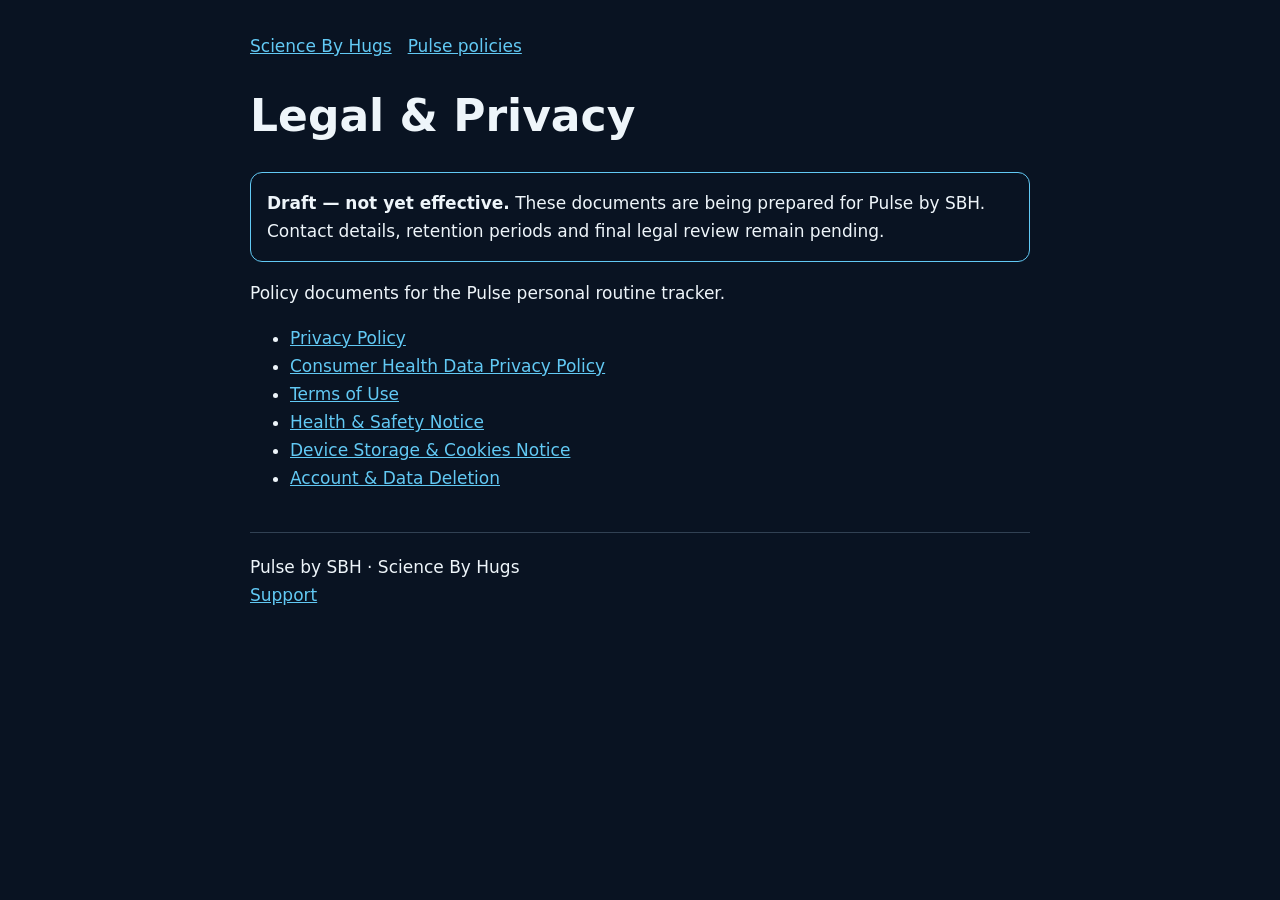
<file: pulse/index.html>
<!doctype html><html lang="en"><head><meta charset="utf-8"><meta name="viewport" content="width=device-width, initial-scale=1"><meta name="robots" content="noindex"><title>Legal &amp; Privacy | Pulse by SBH</title><link rel="stylesheet" href="/pulse/policies.css"></head><body><main><nav aria-label="Site"><a href="/">Science By Hugs</a><a href="/pulse/">Pulse policies</a></nav><h1>Legal &amp; Privacy</h1><p class="draft"><strong>Draft — not yet effective.</strong> These documents are being prepared for Pulse by SBH. Contact details, retention periods and final legal review remain pending.</p><p>Policy documents for the Pulse personal routine tracker.</p><ul><li><a href="/pulse/privacy/">Privacy Policy</a></li><li><a href="/pulse/health-privacy/">Consumer Health Data Privacy Policy</a></li><li><a href="/pulse/terms/">Terms of Use</a></li><li><a href="/pulse/safety/">Health &amp; Safety Notice</a></li><li><a href="/pulse/storage/">Device Storage &amp; Cookies Notice</a></li><li><a href="/pulse/delete-account/">Account &amp; Data Deletion</a></li></ul><footer>Pulse by SBH · Science By Hugs<br><a href="mailto:support@sciencebyhugs.com">Support</a></footer></main></body></html>
</file>
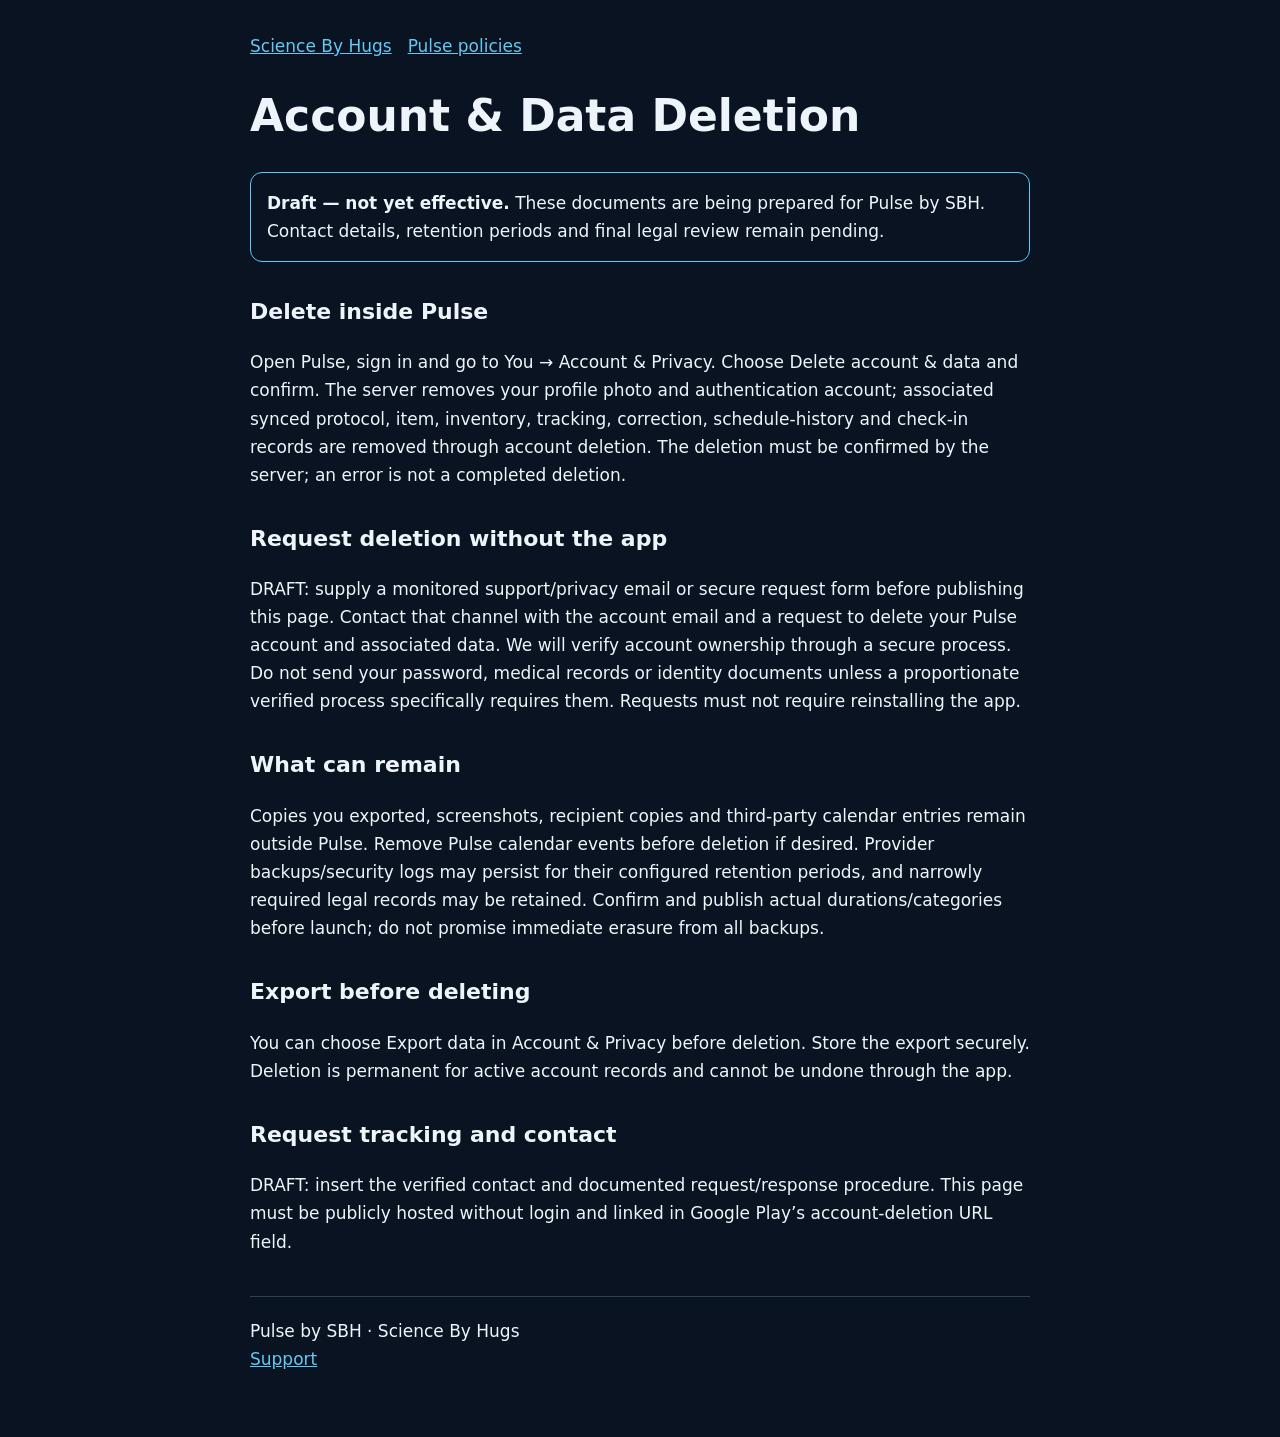
<file: pulse/delete-account/index.html>
<!doctype html><html lang="en"><head><meta charset="utf-8"><meta name="viewport" content="width=device-width, initial-scale=1"><meta name="robots" content="noindex"><title>Account &amp; Data Deletion | Pulse by SBH</title><link rel="stylesheet" href="/pulse/policies.css"></head><body><main><nav aria-label="Site"><a href="/">Science By Hugs</a><a href="/pulse/">Pulse policies</a></nav><h1>Account &amp; Data Deletion</h1><p class="draft"><strong>Draft — not yet effective.</strong> These documents are being prepared for Pulse by SBH. Contact details, retention periods and final legal review remain pending.</p><section><h2>Delete inside Pulse</h2><p>Open Pulse, sign in and go to You → Account &amp; Privacy. Choose Delete account &amp; data and confirm. The server removes your profile photo and authentication account; associated synced protocol, item, inventory, tracking, correction, schedule-history and check-in records are removed through account deletion. The deletion must be confirmed by the server; an error is not a completed deletion.</p></section><section><h2>Request deletion without the app</h2><p>DRAFT: supply a monitored support/privacy email or secure request form before publishing this page. Contact that channel with the account email and a request to delete your Pulse account and associated data. We will verify account ownership through a secure process. Do not send your password, medical records or identity documents unless a proportionate verified process specifically requires them. Requests must not require reinstalling the app.</p></section><section><h2>What can remain</h2><p>Copies you exported, screenshots, recipient copies and third-party calendar entries remain outside Pulse. Remove Pulse calendar events before deletion if desired. Provider backups/security logs may persist for their configured retention periods, and narrowly required legal records may be retained. Confirm and publish actual durations/categories before launch; do not promise immediate erasure from all backups.</p></section><section><h2>Export before deleting</h2><p>You can choose Export data in Account &amp; Privacy before deletion. Store the export securely. Deletion is permanent for active account records and cannot be undone through the app.</p></section><section><h2>Request tracking and contact</h2><p>DRAFT: insert the verified contact and documented request/response procedure. This page must be publicly hosted without login and linked in Google Play’s account-deletion URL field.</p></section><footer>Pulse by SBH · Science By Hugs<br><a href="mailto:support@sciencebyhugs.com">Support</a></footer></main></body></html>
</file>
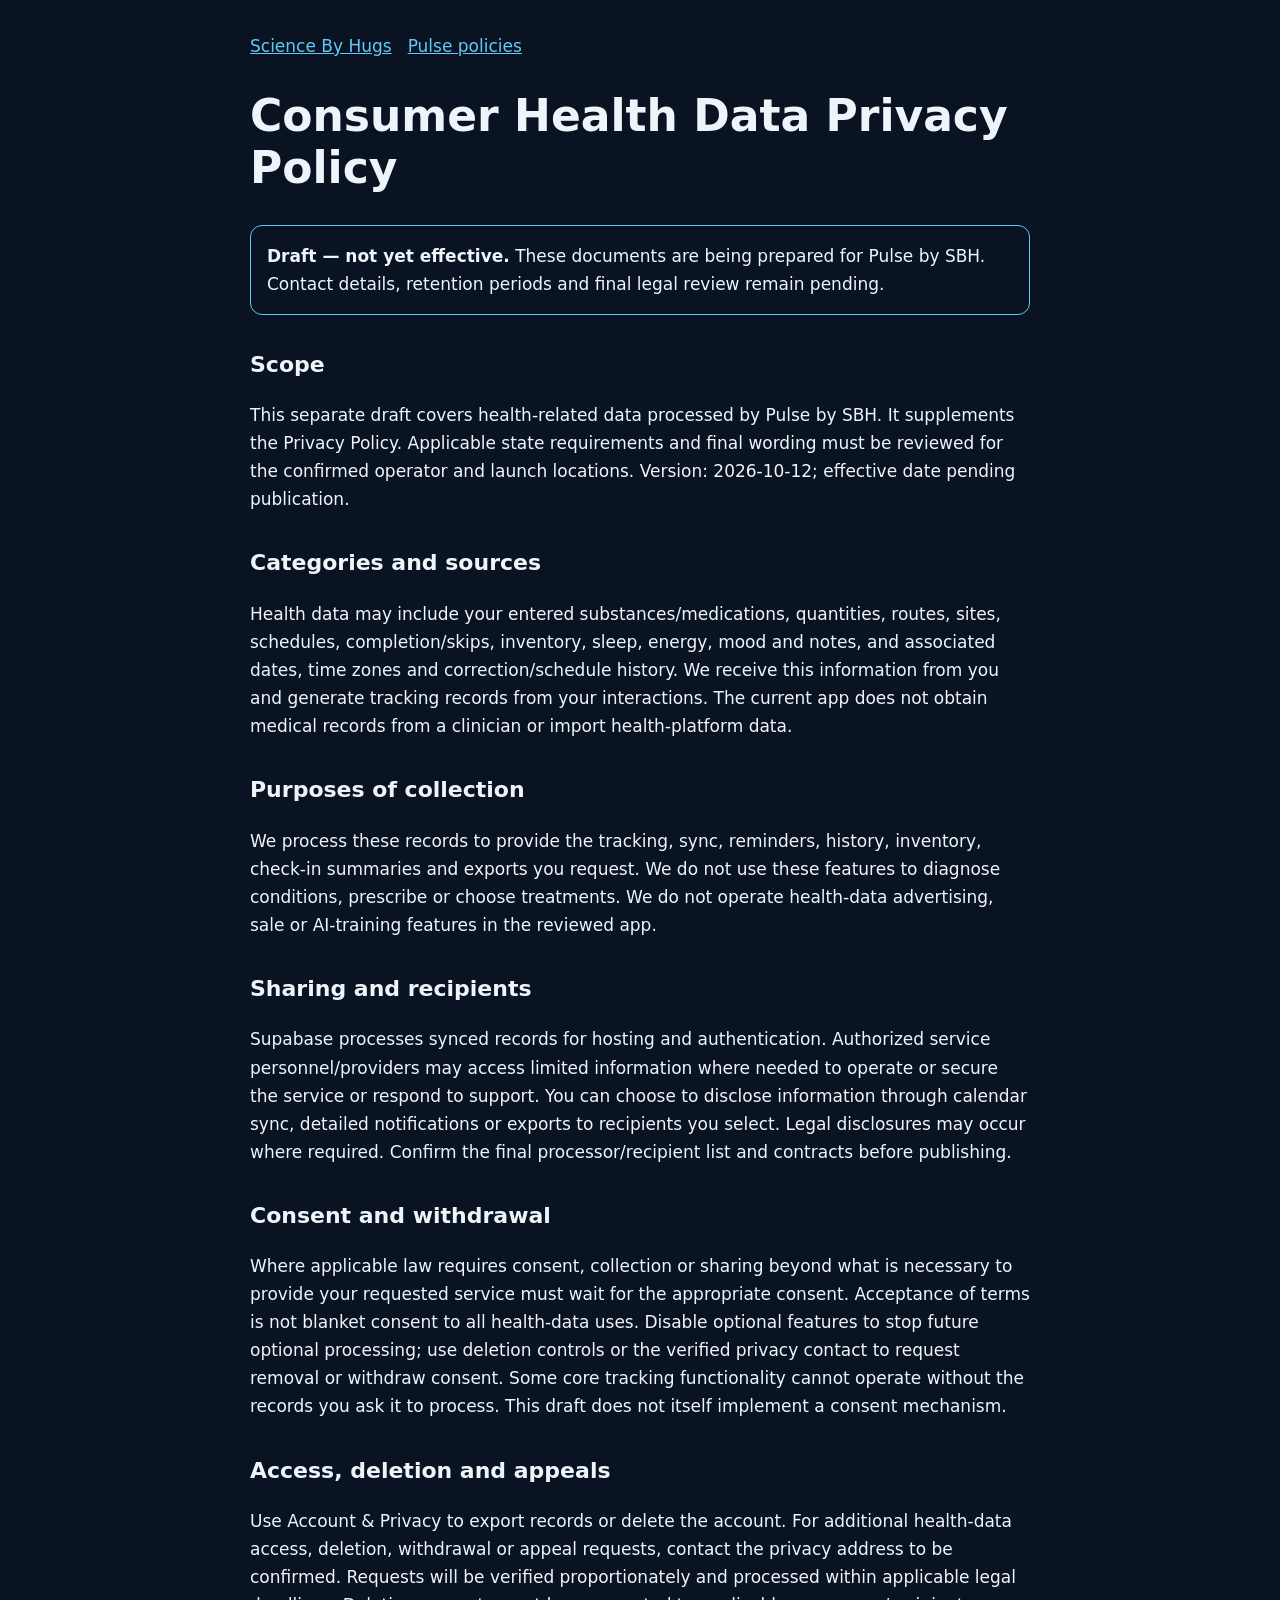
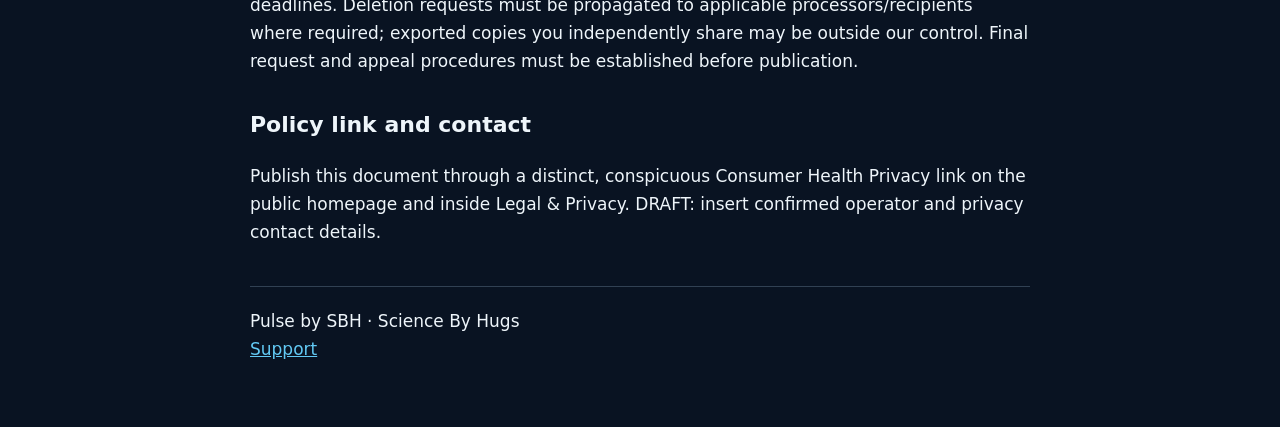
<file: pulse/health-privacy/index.html>
<!doctype html><html lang="en"><head><meta charset="utf-8"><meta name="viewport" content="width=device-width, initial-scale=1"><meta name="robots" content="noindex"><title>Consumer Health Data Privacy Policy | Pulse by SBH</title><link rel="stylesheet" href="/pulse/policies.css"></head><body><main><nav aria-label="Site"><a href="/">Science By Hugs</a><a href="/pulse/">Pulse policies</a></nav><h1>Consumer Health Data Privacy Policy</h1><p class="draft"><strong>Draft — not yet effective.</strong> These documents are being prepared for Pulse by SBH. Contact details, retention periods and final legal review remain pending.</p><section><h2>Scope</h2><p>This separate draft covers health-related data processed by Pulse by SBH. It supplements the Privacy Policy. Applicable state requirements and final wording must be reviewed for the confirmed operator and launch locations. Version: 2026-10-12; effective date pending publication.</p></section><section><h2>Categories and sources</h2><p>Health data may include your entered substances/medications, quantities, routes, sites, schedules, completion/skips, inventory, sleep, energy, mood and notes, and associated dates, time zones and correction/schedule history. We receive this information from you and generate tracking records from your interactions. The current app does not obtain medical records from a clinician or import health-platform data.</p></section><section><h2>Purposes of collection</h2><p>We process these records to provide the tracking, sync, reminders, history, inventory, check-in summaries and exports you request. We do not use these features to diagnose conditions, prescribe or choose treatments. We do not operate health-data advertising, sale or AI-training features in the reviewed app.</p></section><section><h2>Sharing and recipients</h2><p>Supabase processes synced records for hosting and authentication. Authorized service personnel/providers may access limited information where needed to operate or secure the service or respond to support. You can choose to disclose information through calendar sync, detailed notifications or exports to recipients you select. Legal disclosures may occur where required. Confirm the final processor/recipient list and contracts before publishing.</p></section><section><h2>Consent and withdrawal</h2><p>Where applicable law requires consent, collection or sharing beyond what is necessary to provide your requested service must wait for the appropriate consent. Acceptance of terms is not blanket consent to all health-data uses. Disable optional features to stop future optional processing; use deletion controls or the verified privacy contact to request removal or withdraw consent. Some core tracking functionality cannot operate without the records you ask it to process. This draft does not itself implement a consent mechanism.</p></section><section><h2>Access, deletion and appeals</h2><p>Use Account &amp; Privacy to export records or delete the account. For additional health-data access, deletion, withdrawal or appeal requests, contact the privacy address to be confirmed. Requests will be verified proportionately and processed within applicable legal deadlines. Deletion requests must be propagated to applicable processors/recipients where required; exported copies you independently share may be outside our control. Final request and appeal procedures must be established before publication.</p></section><section><h2>Policy link and contact</h2><p>Publish this document through a distinct, conspicuous Consumer Health Privacy link on the public homepage and inside Legal &amp; Privacy. DRAFT: insert confirmed operator and privacy contact details.</p></section><footer>Pulse by SBH · Science By Hugs<br><a href="mailto:support@sciencebyhugs.com">Support</a></footer></main></body></html>
</file>
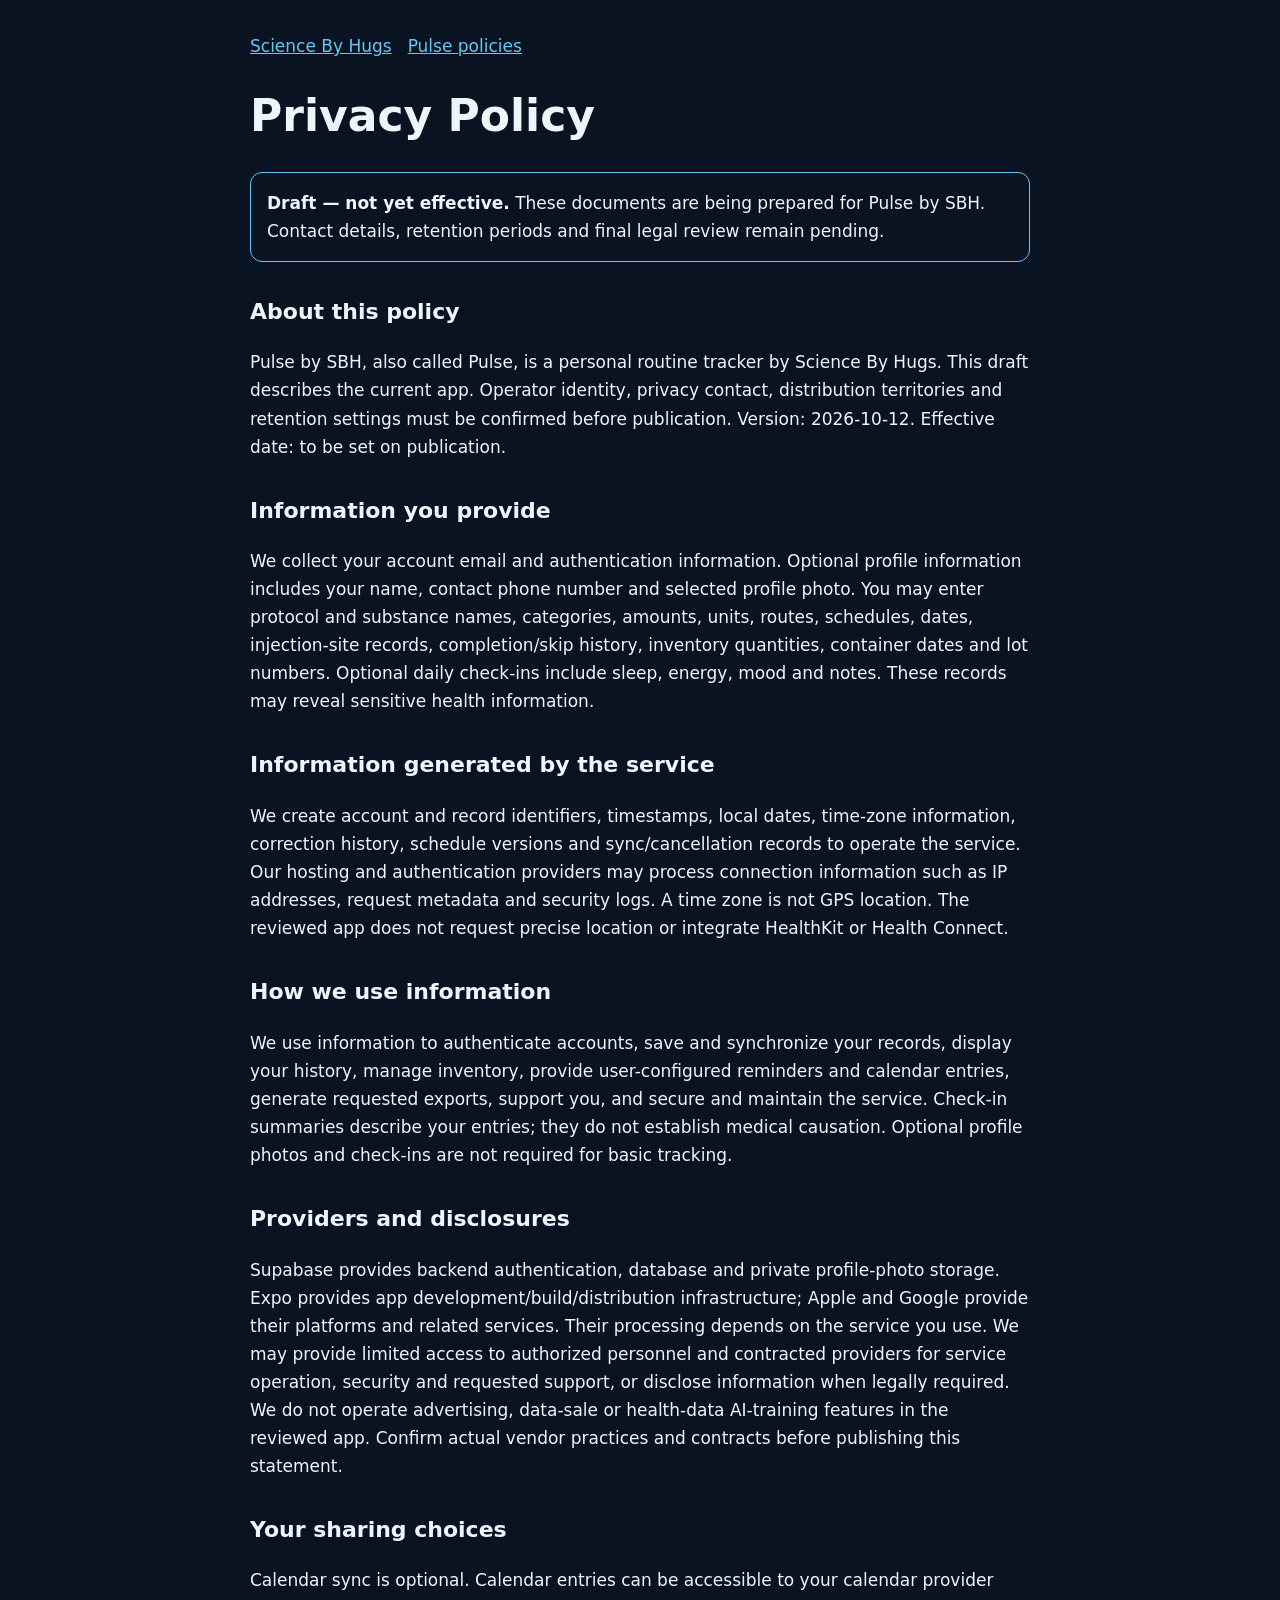
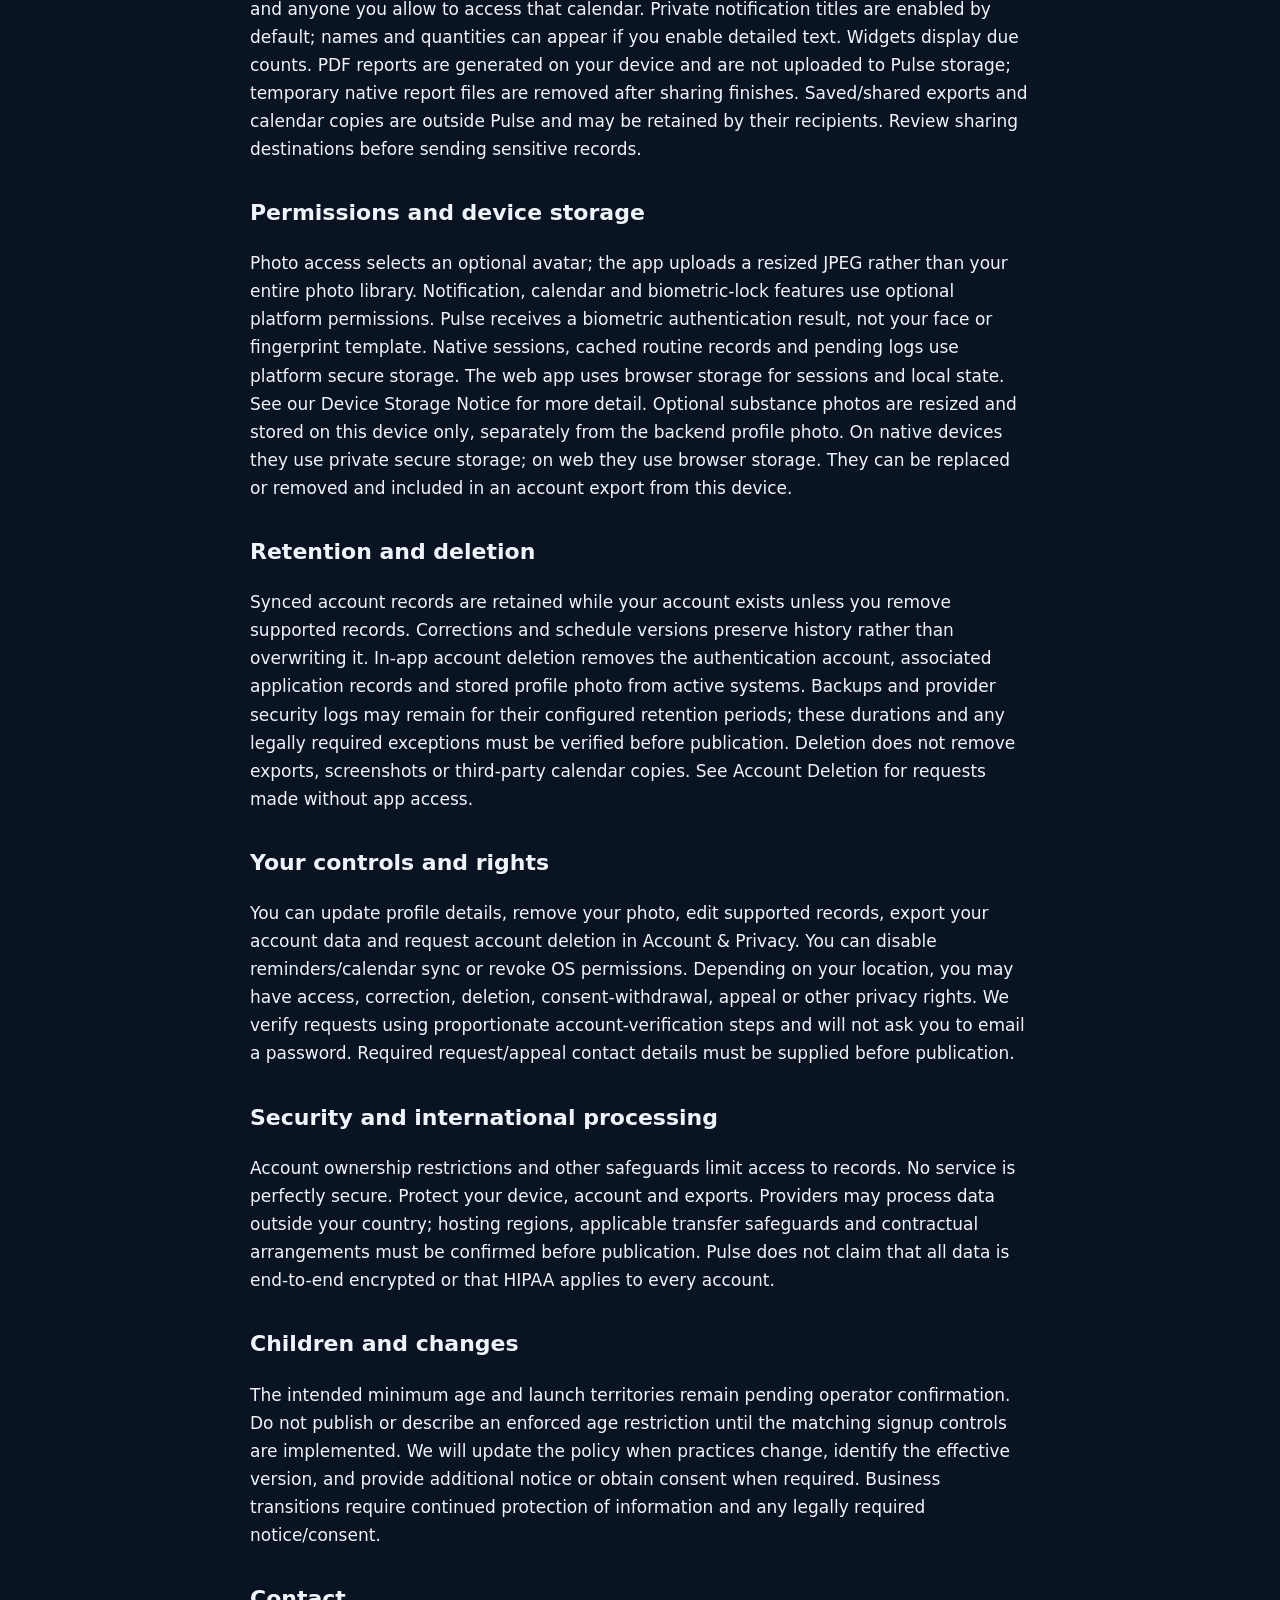
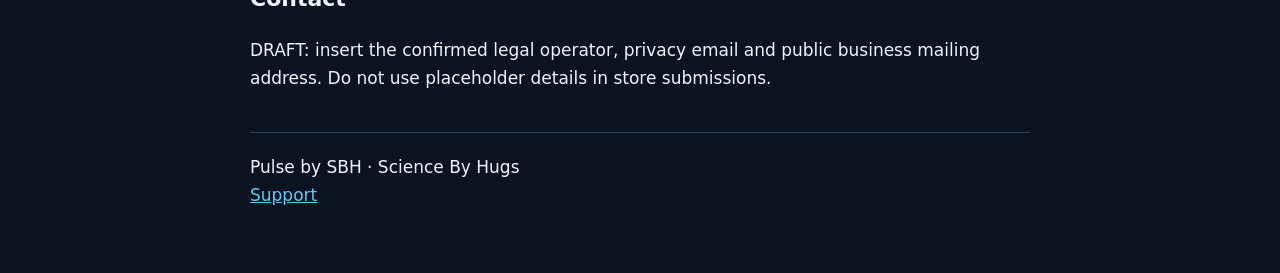
<file: pulse/privacy/index.html>
<!doctype html><html lang="en"><head><meta charset="utf-8"><meta name="viewport" content="width=device-width, initial-scale=1"><meta name="robots" content="noindex"><title>Privacy Policy | Pulse by SBH</title><link rel="stylesheet" href="/pulse/policies.css"></head><body><main><nav aria-label="Site"><a href="/">Science By Hugs</a><a href="/pulse/">Pulse policies</a></nav><h1>Privacy Policy</h1><p class="draft"><strong>Draft — not yet effective.</strong> These documents are being prepared for Pulse by SBH. Contact details, retention periods and final legal review remain pending.</p><section><h2>About this policy</h2><p>Pulse by SBH, also called Pulse, is a personal routine tracker by Science By Hugs. This draft describes the current app. Operator identity, privacy contact, distribution territories and retention settings must be confirmed before publication. Version: 2026-10-12. Effective date: to be set on publication.</p></section><section><h2>Information you provide</h2><p>We collect your account email and authentication information. Optional profile information includes your name, contact phone number and selected profile photo. You may enter protocol and substance names, categories, amounts, units, routes, schedules, dates, injection-site records, completion/skip history, inventory quantities, container dates and lot numbers. Optional daily check-ins include sleep, energy, mood and notes. These records may reveal sensitive health information.</p></section><section><h2>Information generated by the service</h2><p>We create account and record identifiers, timestamps, local dates, time-zone information, correction history, schedule versions and sync/cancellation records to operate the service. Our hosting and authentication providers may process connection information such as IP addresses, request metadata and security logs. A time zone is not GPS location. The reviewed app does not request precise location or integrate HealthKit or Health Connect.</p></section><section><h2>How we use information</h2><p>We use information to authenticate accounts, save and synchronize your records, display your history, manage inventory, provide user-configured reminders and calendar entries, generate requested exports, support you, and secure and maintain the service. Check-in summaries describe your entries; they do not establish medical causation. Optional profile photos and check-ins are not required for basic tracking.</p></section><section><h2>Providers and disclosures</h2><p>Supabase provides backend authentication, database and private profile-photo storage. Expo provides app development/build/distribution infrastructure; Apple and Google provide their platforms and related services. Their processing depends on the service you use. We may provide limited access to authorized personnel and contracted providers for service operation, security and requested support, or disclose information when legally required. We do not operate advertising, data-sale or health-data AI-training features in the reviewed app. Confirm actual vendor practices and contracts before publishing this statement.</p></section><section><h2>Your sharing choices</h2><p>Calendar sync is optional. Calendar entries can be accessible to your calendar provider and anyone you allow to access that calendar. Private notification titles are enabled by default; names and quantities can appear if you enable detailed text. Widgets display due counts. PDF reports are generated on your device and are not uploaded to Pulse storage; temporary native report files are removed after sharing finishes. Saved/shared exports and calendar copies are outside Pulse and may be retained by their recipients. Review sharing destinations before sending sensitive records.</p></section><section><h2>Permissions and device storage</h2><p>Photo access selects an optional avatar; the app uploads a resized JPEG rather than your entire photo library. Notification, calendar and biometric-lock features use optional platform permissions. Pulse receives a biometric authentication result, not your face or fingerprint template. Native sessions, cached routine records and pending logs use platform secure storage. The web app uses browser storage for sessions and local state. See our Device Storage Notice for more detail. Optional substance photos are resized and stored on this device only, separately from the backend profile photo. On native devices they use private secure storage; on web they use browser storage. They can be replaced or removed and included in an account export from this device.</p></section><section><h2>Retention and deletion</h2><p>Synced account records are retained while your account exists unless you remove supported records. Corrections and schedule versions preserve history rather than overwriting it. In-app account deletion removes the authentication account, associated application records and stored profile photo from active systems. Backups and provider security logs may remain for their configured retention periods; these durations and any legally required exceptions must be verified before publication. Deletion does not remove exports, screenshots or third-party calendar copies. See Account Deletion for requests made without app access.</p></section><section><h2>Your controls and rights</h2><p>You can update profile details, remove your photo, edit supported records, export your account data and request account deletion in Account &amp; Privacy. You can disable reminders/calendar sync or revoke OS permissions. Depending on your location, you may have access, correction, deletion, consent-withdrawal, appeal or other privacy rights. We verify requests using proportionate account-verification steps and will not ask you to email a password. Required request/appeal contact details must be supplied before publication.</p></section><section><h2>Security and international processing</h2><p>Account ownership restrictions and other safeguards limit access to records. No service is perfectly secure. Protect your device, account and exports. Providers may process data outside your country; hosting regions, applicable transfer safeguards and contractual arrangements must be confirmed before publication. Pulse does not claim that all data is end-to-end encrypted or that HIPAA applies to every account.</p></section><section><h2>Children and changes</h2><p>The intended minimum age and launch territories remain pending operator confirmation. Do not publish or describe an enforced age restriction until the matching signup controls are implemented. We will update the policy when practices change, identify the effective version, and provide additional notice or obtain consent when required. Business transitions require continued protection of information and any legally required notice/consent.</p></section><section><h2>Contact</h2><p>DRAFT: insert the confirmed legal operator, privacy email and public business mailing address. Do not use placeholder details in store submissions.</p></section><footer>Pulse by SBH · Science By Hugs<br><a href="mailto:support@sciencebyhugs.com">Support</a></footer></main></body></html>
</file>
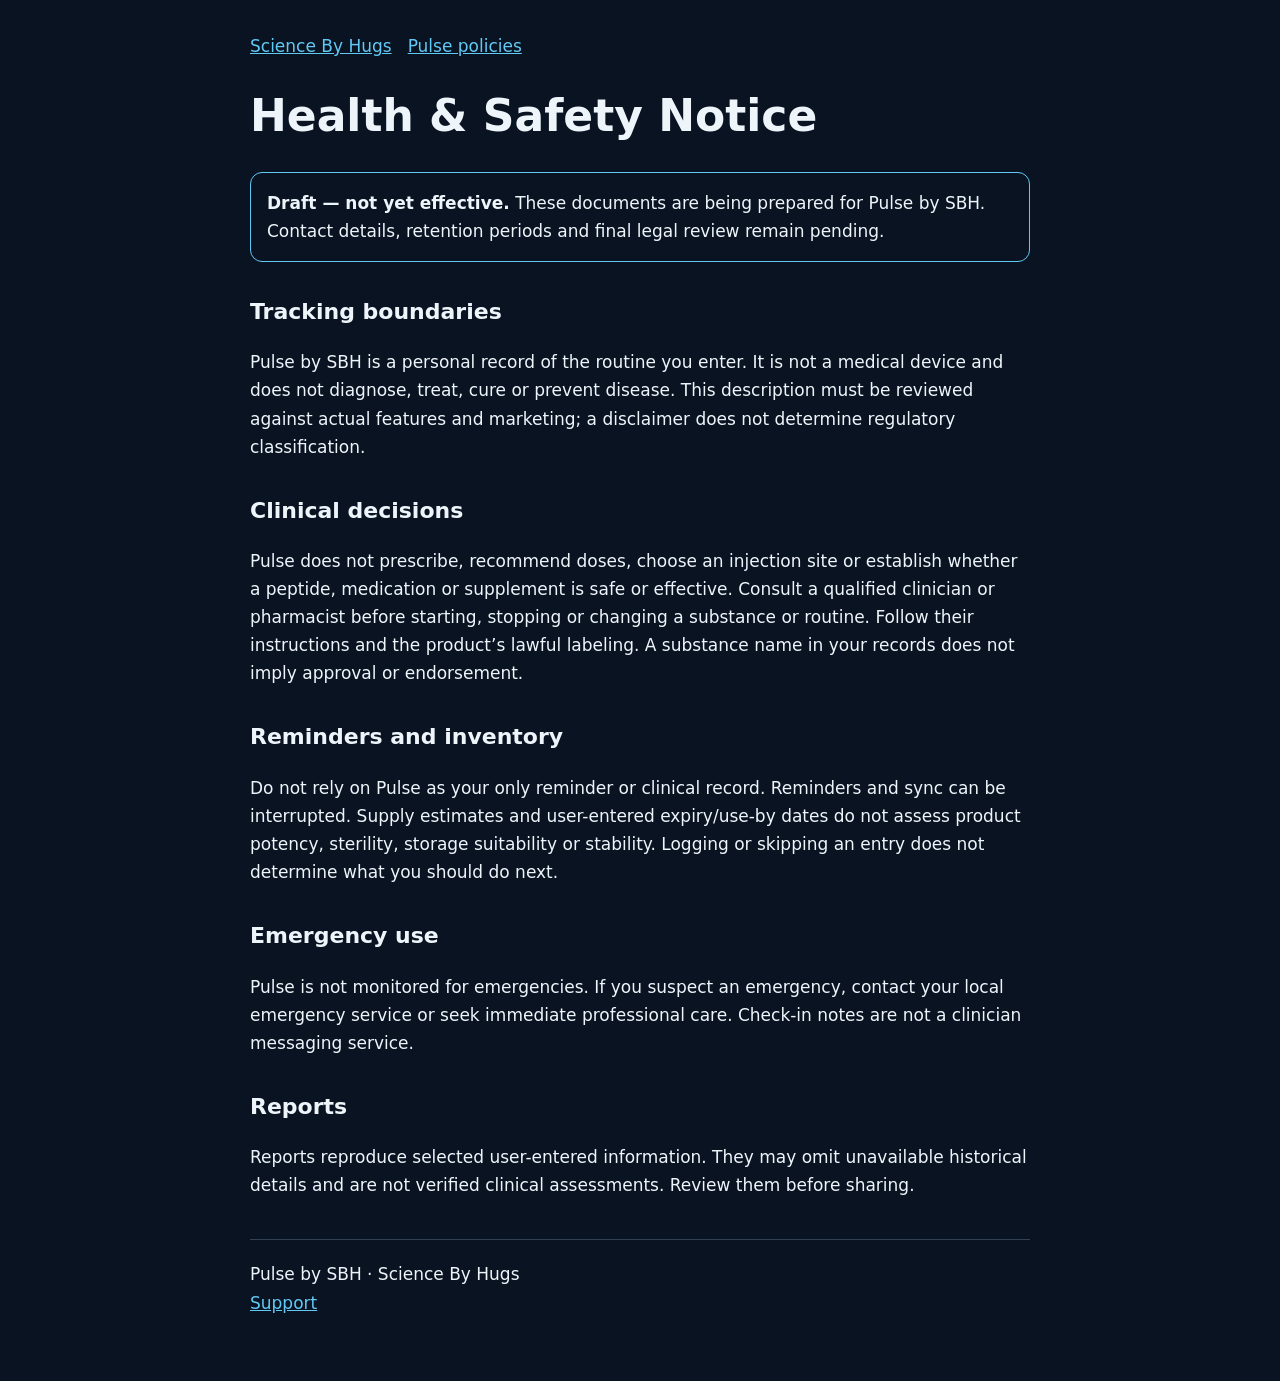
<file: pulse/safety/index.html>
<!doctype html><html lang="en"><head><meta charset="utf-8"><meta name="viewport" content="width=device-width, initial-scale=1"><meta name="robots" content="noindex"><title>Health &amp; Safety Notice | Pulse by SBH</title><link rel="stylesheet" href="/pulse/policies.css"></head><body><main><nav aria-label="Site"><a href="/">Science By Hugs</a><a href="/pulse/">Pulse policies</a></nav><h1>Health &amp; Safety Notice</h1><p class="draft"><strong>Draft — not yet effective.</strong> These documents are being prepared for Pulse by SBH. Contact details, retention periods and final legal review remain pending.</p><section><h2>Tracking boundaries</h2><p>Pulse by SBH is a personal record of the routine you enter. It is not a medical device and does not diagnose, treat, cure or prevent disease. This description must be reviewed against actual features and marketing; a disclaimer does not determine regulatory classification.</p></section><section><h2>Clinical decisions</h2><p>Pulse does not prescribe, recommend doses, choose an injection site or establish whether a peptide, medication or supplement is safe or effective. Consult a qualified clinician or pharmacist before starting, stopping or changing a substance or routine. Follow their instructions and the product’s lawful labeling. A substance name in your records does not imply approval or endorsement.</p></section><section><h2>Reminders and inventory</h2><p>Do not rely on Pulse as your only reminder or clinical record. Reminders and sync can be interrupted. Supply estimates and user-entered expiry/use-by dates do not assess product potency, sterility, storage suitability or stability. Logging or skipping an entry does not determine what you should do next.</p></section><section><h2>Emergency use</h2><p>Pulse is not monitored for emergencies. If you suspect an emergency, contact your local emergency service or seek immediate professional care. Check-in notes are not a clinician messaging service.</p></section><section><h2>Reports</h2><p>Reports reproduce selected user-entered information. They may omit unavailable historical details and are not verified clinical assessments. Review them before sharing.</p></section><footer>Pulse by SBH · Science By Hugs<br><a href="mailto:support@sciencebyhugs.com">Support</a></footer></main></body></html>
</file>
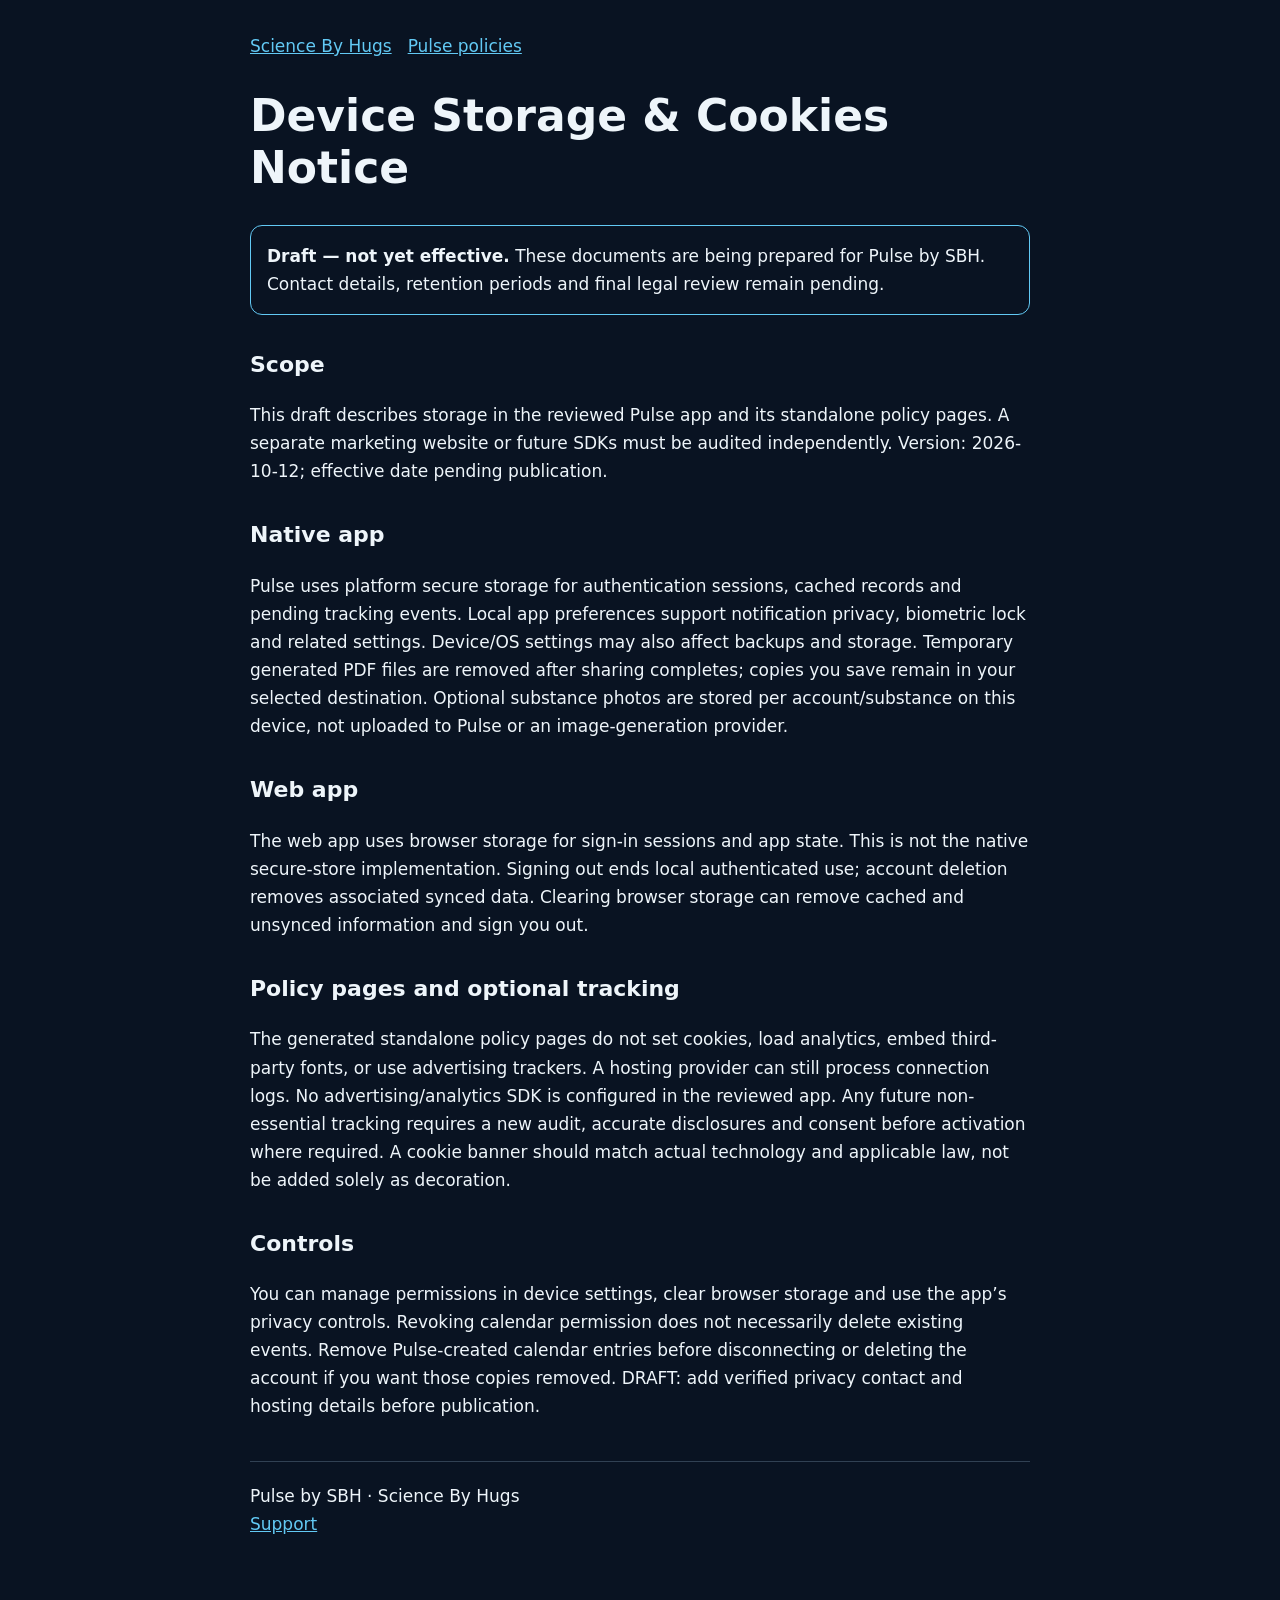
<file: pulse/storage/index.html>
<!doctype html><html lang="en"><head><meta charset="utf-8"><meta name="viewport" content="width=device-width, initial-scale=1"><meta name="robots" content="noindex"><title>Device Storage &amp; Cookies Notice | Pulse by SBH</title><link rel="stylesheet" href="/pulse/policies.css"></head><body><main><nav aria-label="Site"><a href="/">Science By Hugs</a><a href="/pulse/">Pulse policies</a></nav><h1>Device Storage &amp; Cookies Notice</h1><p class="draft"><strong>Draft — not yet effective.</strong> These documents are being prepared for Pulse by SBH. Contact details, retention periods and final legal review remain pending.</p><section><h2>Scope</h2><p>This draft describes storage in the reviewed Pulse app and its standalone policy pages. A separate marketing website or future SDKs must be audited independently. Version: 2026-10-12; effective date pending publication.</p></section><section><h2>Native app</h2><p>Pulse uses platform secure storage for authentication sessions, cached records and pending tracking events. Local app preferences support notification privacy, biometric lock and related settings. Device/OS settings may also affect backups and storage. Temporary generated PDF files are removed after sharing completes; copies you save remain in your selected destination. Optional substance photos are stored per account/substance on this device, not uploaded to Pulse or an image-generation provider.</p></section><section><h2>Web app</h2><p>The web app uses browser storage for sign-in sessions and app state. This is not the native secure-store implementation. Signing out ends local authenticated use; account deletion removes associated synced data. Clearing browser storage can remove cached and unsynced information and sign you out.</p></section><section><h2>Policy pages and optional tracking</h2><p>The generated standalone policy pages do not set cookies, load analytics, embed third-party fonts, or use advertising trackers. A hosting provider can still process connection logs. No advertising/analytics SDK is configured in the reviewed app. Any future non-essential tracking requires a new audit, accurate disclosures and consent before activation where required. A cookie banner should match actual technology and applicable law, not be added solely as decoration.</p></section><section><h2>Controls</h2><p>You can manage permissions in device settings, clear browser storage and use the app’s privacy controls. Revoking calendar permission does not necessarily delete existing events. Remove Pulse-created calendar entries before disconnecting or deleting the account if you want those copies removed. DRAFT: add verified privacy contact and hosting details before publication.</p></section><footer>Pulse by SBH · Science By Hugs<br><a href="mailto:support@sciencebyhugs.com">Support</a></footer></main></body></html>
</file>
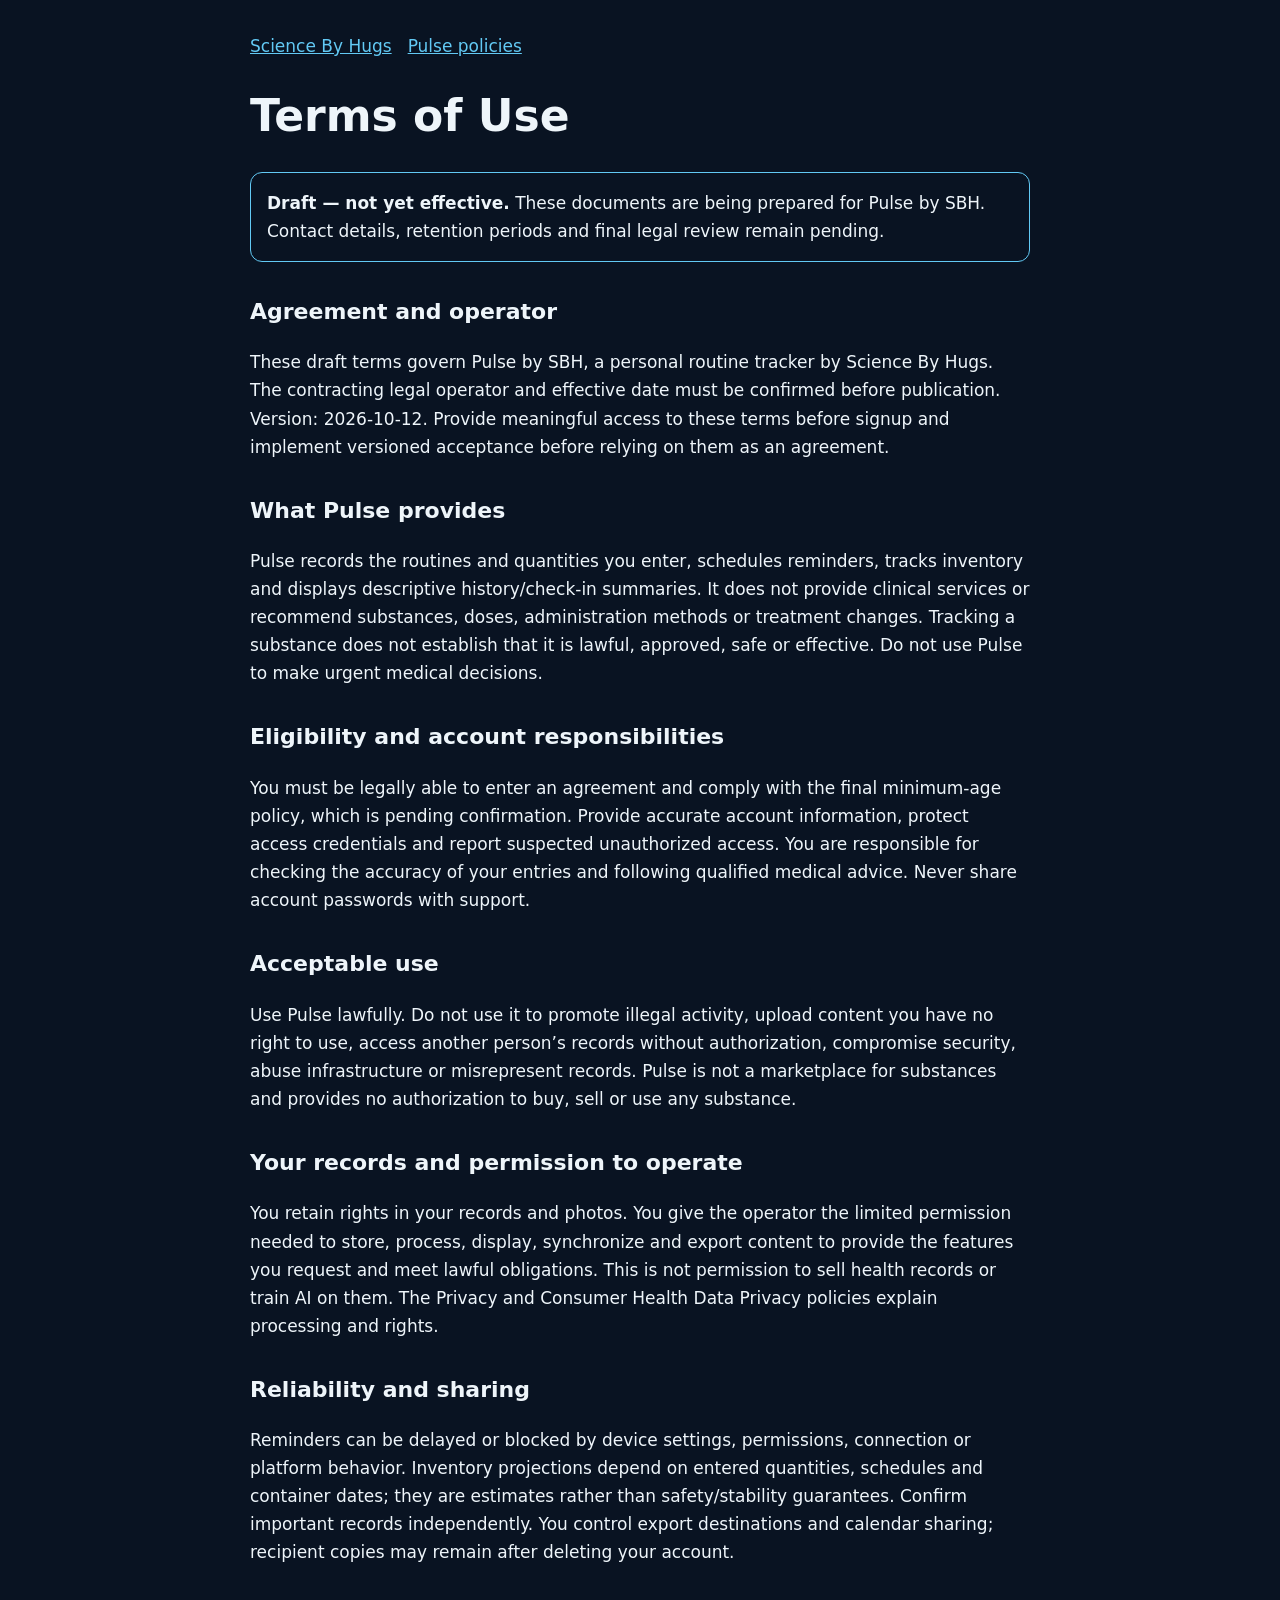
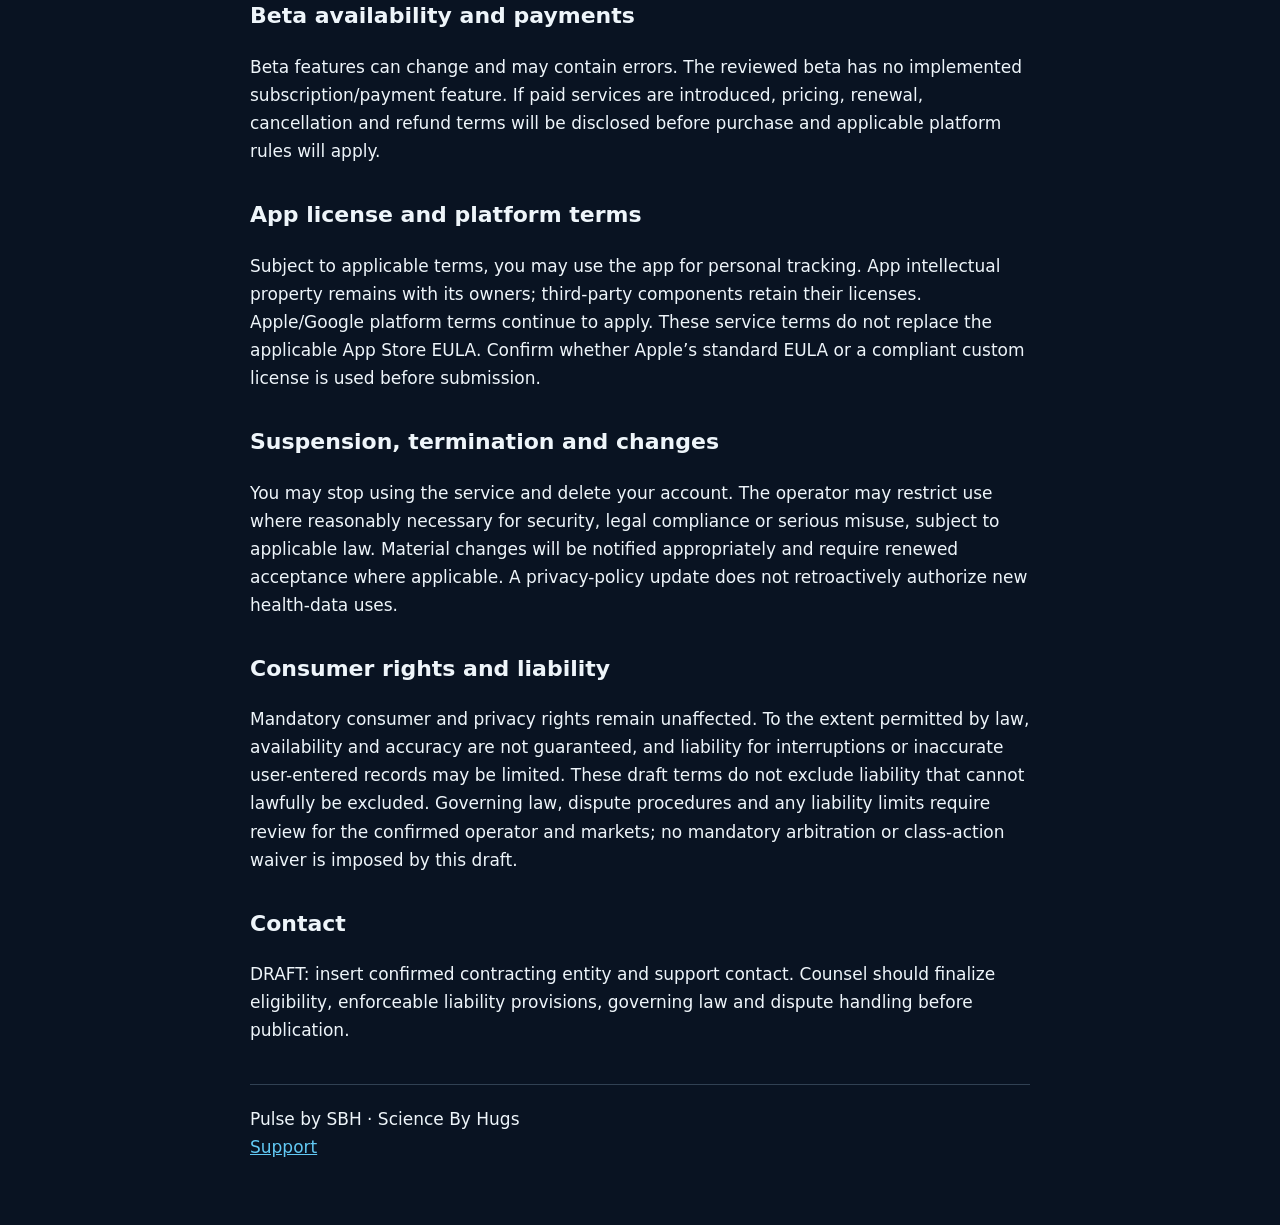
<file: pulse/terms/index.html>
<!doctype html><html lang="en"><head><meta charset="utf-8"><meta name="viewport" content="width=device-width, initial-scale=1"><meta name="robots" content="noindex"><title>Terms of Use | Pulse by SBH</title><link rel="stylesheet" href="/pulse/policies.css"></head><body><main><nav aria-label="Site"><a href="/">Science By Hugs</a><a href="/pulse/">Pulse policies</a></nav><h1>Terms of Use</h1><p class="draft"><strong>Draft — not yet effective.</strong> These documents are being prepared for Pulse by SBH. Contact details, retention periods and final legal review remain pending.</p><section><h2>Agreement and operator</h2><p>These draft terms govern Pulse by SBH, a personal routine tracker by Science By Hugs. The contracting legal operator and effective date must be confirmed before publication. Version: 2026-10-12. Provide meaningful access to these terms before signup and implement versioned acceptance before relying on them as an agreement.</p></section><section><h2>What Pulse provides</h2><p>Pulse records the routines and quantities you enter, schedules reminders, tracks inventory and displays descriptive history/check-in summaries. It does not provide clinical services or recommend substances, doses, administration methods or treatment changes. Tracking a substance does not establish that it is lawful, approved, safe or effective. Do not use Pulse to make urgent medical decisions.</p></section><section><h2>Eligibility and account responsibilities</h2><p>You must be legally able to enter an agreement and comply with the final minimum-age policy, which is pending confirmation. Provide accurate account information, protect access credentials and report suspected unauthorized access. You are responsible for checking the accuracy of your entries and following qualified medical advice. Never share account passwords with support.</p></section><section><h2>Acceptable use</h2><p>Use Pulse lawfully. Do not use it to promote illegal activity, upload content you have no right to use, access another person’s records without authorization, compromise security, abuse infrastructure or misrepresent records. Pulse is not a marketplace for substances and provides no authorization to buy, sell or use any substance.</p></section><section><h2>Your records and permission to operate</h2><p>You retain rights in your records and photos. You give the operator the limited permission needed to store, process, display, synchronize and export content to provide the features you request and meet lawful obligations. This is not permission to sell health records or train AI on them. The Privacy and Consumer Health Data Privacy policies explain processing and rights.</p></section><section><h2>Reliability and sharing</h2><p>Reminders can be delayed or blocked by device settings, permissions, connection or platform behavior. Inventory projections depend on entered quantities, schedules and container dates; they are estimates rather than safety/stability guarantees. Confirm important records independently. You control export destinations and calendar sharing; recipient copies may remain after deleting your account.</p></section><section><h2>Beta availability and payments</h2><p>Beta features can change and may contain errors. The reviewed beta has no implemented subscription/payment feature. If paid services are introduced, pricing, renewal, cancellation and refund terms will be disclosed before purchase and applicable platform rules will apply.</p></section><section><h2>App license and platform terms</h2><p>Subject to applicable terms, you may use the app for personal tracking. App intellectual property remains with its owners; third-party components retain their licenses. Apple/Google platform terms continue to apply. These service terms do not replace the applicable App Store EULA. Confirm whether Apple’s standard EULA or a compliant custom license is used before submission.</p></section><section><h2>Suspension, termination and changes</h2><p>You may stop using the service and delete your account. The operator may restrict use where reasonably necessary for security, legal compliance or serious misuse, subject to applicable law. Material changes will be notified appropriately and require renewed acceptance where applicable. A privacy-policy update does not retroactively authorize new health-data uses.</p></section><section><h2>Consumer rights and liability</h2><p>Mandatory consumer and privacy rights remain unaffected. To the extent permitted by law, availability and accuracy are not guaranteed, and liability for interruptions or inaccurate user-entered records may be limited. These draft terms do not exclude liability that cannot lawfully be excluded. Governing law, dispute procedures and any liability limits require review for the confirmed operator and markets; no mandatory arbitration or class-action waiver is imposed by this draft.</p></section><section><h2>Contact</h2><p>DRAFT: insert confirmed contracting entity and support contact. Counsel should finalize eligibility, enforceable liability provisions, governing law and dispute handling before publication.</p></section><footer>Pulse by SBH · Science By Hugs<br><a href="mailto:support@sciencebyhugs.com">Support</a></footer></main></body></html>
</file>
<file: pulse/policies.css>
body{margin:0;background:#091322;color:#eef5fa;font:17px/1.65 system-ui,sans-serif}main{max-width:780px;margin:auto;padding:32px 24px 64px}a{color:#62c9f4}nav{display:flex;gap:16px;flex-wrap:wrap}h1{line-height:1.2;font-size:clamp(30px,6vw,44px)}h2{font-size:22px;margin-top:32px}.draft{padding:16px;border:1px solid #62c9f4;border-radius:12px}footer{margin-top:40px;border-top:1px solid #314153;padding-top:20px}
</file>
